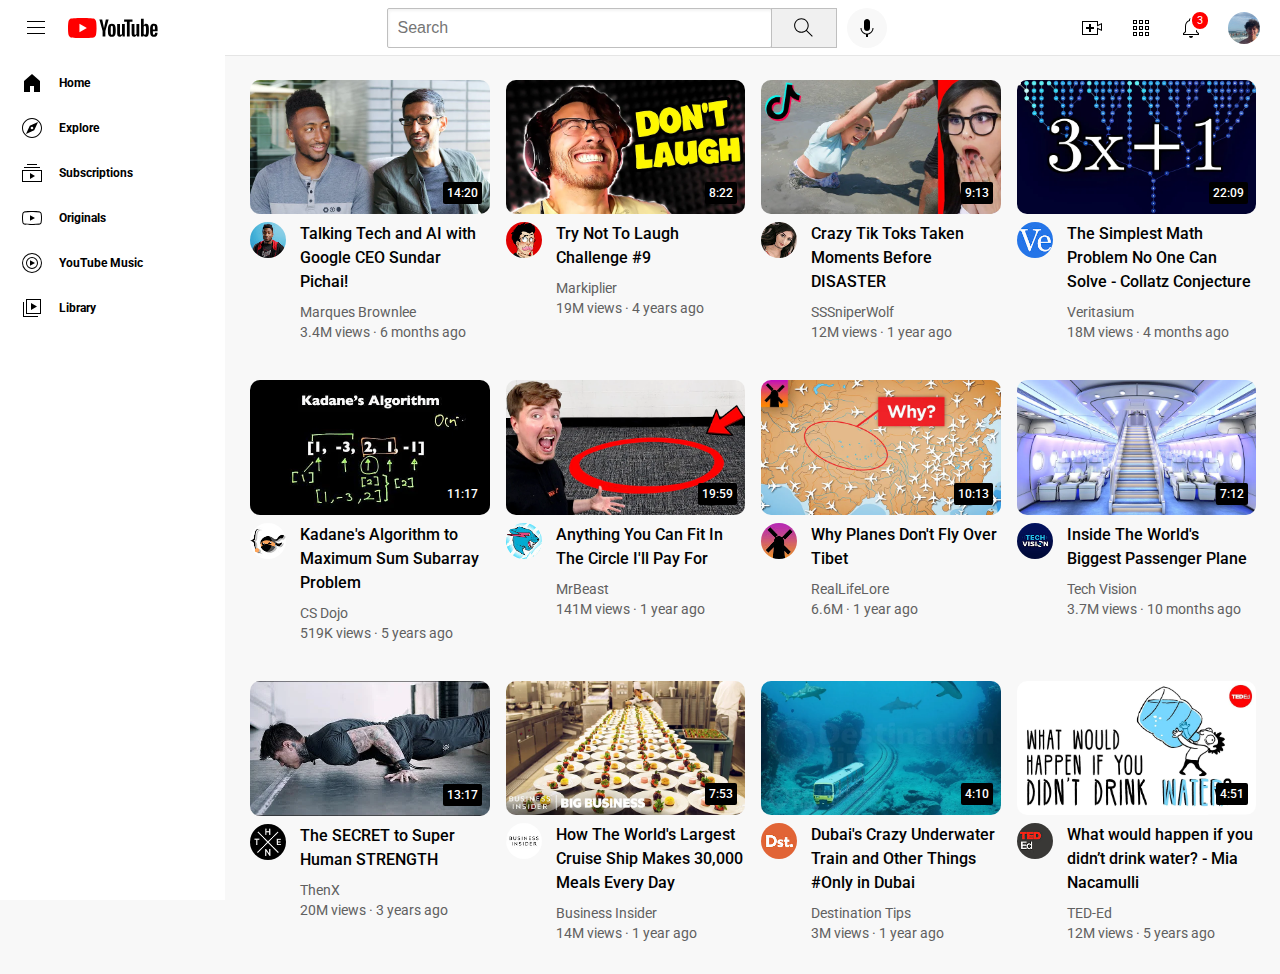
<file: index.html>
<!DOCTYPE html>

<html>

    <head>

        <title>YouTube Clone</title>

        <link rel="shortcut icon" href="icons/youtube-icon.ico" type="image/x-icon">

        <link rel="preconnect" href="https://fonts.googleapis.com">
        <link rel="preconnect" href="https://fonts.gstatic.com" crossorigin>
        <link href="https://fonts.googleapis.com/css2?family=Roboto:wght@400;500;700&display=swap" rel="stylesheet">
        <link rel="stylesheet" href="./styles/general.css">
        <link rel="stylesheet" href="./styles/header.css">
        <link rel="stylesheet" href="./styles/sidebar.css">
        <link rel="stylesheet" href="./styles/video.css">
        <link rel="stylesheet" href="./styles/responsive.css">

    </head>

    <body>
        <header class="header">
            <div class="left-section">
                <img class="hamburger-menu" src="./icons/hamburger-menu.svg" alt="">
                <img class="youtube-logo" src="./icons/youtube-logo.svg" alt="">
            </div>
            <div class="middle-section">
                <input class="search-bar" type="text" placeholder="Search">
                <button class="search-button">
                    <img class="search-icon" src="./icons/search.svg" alt="">
                    <div class="tooltip">Search</div>
                </button>
                <button class="voice-search-button">
                    <img class="voice-search-icon" src="./icons/voice-search-icon.svg" alt="">
                    <div class="tooltip">Search with your voice</div>
                </button>
            </div>
            <div class="right-section">
                <div class="upload-icon-container">
                    <img class="upload-icon" src="./icons/upload.svg" alt="">
                    <div class="tooltip">Create</div>
                </div>
                <div class="youtube-apps-icon-container">
                    <img class="youtube-apps-icon" src="./icons/youtube-apps.svg" alt="">
                    <div class="tooltip">YouTube apps</div>
                </div>
                <div class="notifications-icon-container">
                    <img class="notifications-icon" src="./icons/notifications.svg" alt="">
                    <div class="notifications-count">3</div>
                    <div class="tooltip">Notifications</div>
                </div>
                <img class="current-user-picture" src="./channel-pictures/my-channel.jpg" alt="">
            </div>
        </header>

        <nav class="sidebar">
            <div class="sidebar-link">
                <img src="./icons/home.svg" alt="">
                <div>Home</div>
            </div>
            <div class="sidebar-link">
                <img src="./icons/explore.svg" alt="">
                <div>Explore</div>
            </div>
            <div class="sidebar-link">
                <img src="./icons/subscriptions.svg" alt="">
                <div>Subscriptions</div>
            </div>
            <div class="sidebar-link">
                <img src="./icons/originals.svg" alt="">
                <div>Originals</div>
            </div>
            <div class="sidebar-link">
                <img src="./icons/youtube-music.svg" alt="">
                <div>YouTube Music</div>
            </div>
            <div class="sidebar-link">
                <img src="./icons/library.svg" alt="">
                <div>Library</div>
            </div>
        </nav>

        <main>

            <section class="video-grid">

        <div class="video-preview">
            <div class="thumbnail-row">
                <a href="https://www.youtube.com/watch?v=n2RNcPRtAiY">
                    <img class="thumbnail" src="./thumbnails/thumbnail-1.webp" alt="thumbnail">
                </a>
                <div class="video-time">14:20</div>
            </div>
            <div class="video-info-grid">
                <div class="channel-picture">
                    <a class="channel-link" href="https://www.youtube.com/c/mkbhd">
                        <div class="channel-preview-container"></class>
                            <img class="profile-picture" src="./channel-pictures/channel-1.jpeg" alt="channel-picture">
                            <div class="channel-preview">
                                <img class="channel-preview-picture" src="./channel-pictures/channel-1.jpeg" alt="">
                                <div class="channel-preview-info">
                                    <div class="channel-name-preview">Marques Brownlee</div>
                                    <div class="channel-subscribers">16M subscribers</div>
                                </div>
                            </div>
                        </div>
                    </a>
                </div>
                <div class="video-info">
                    <a href="https://www.youtube.com/watch?v=n2RNcPRtAiY" class="video-title">Talking Tech and AI with Google CEO Sundar Pichai!</a>
                    <a href="https://www.youtube.com/c/mkbhd" class="video-author">Marques Brownlee</a>
                    <p class="video-stats">3.4M views &#183; 6 months ago</p>
                </div>
            </div>
        </div>

        <div class="video-preview">
            <div class="thumbnail-row">
                <a href="https://www.youtube.com/watch?v=mP0RAo9SKZk">
                    <img class="thumbnail" src="./thumbnails/thumbnail-2.webp" alt="thumbnail">
                </a>
                <div class="video-time">8:22</div>
            </div>
            <div class="video-info-grid">
                <div class="channel-picture">
                    <a class="channel-link" href="https://www.youtube.com/c/markiplier">
                        <div class="channel-preview-container">
                            <img class="profile-picture" src="./channel-pictures/channel-2.jpeg" alt="channel-picture">
                            <div class="channel-preview">
                                <img class="channel-preview-picture" src="./channel-pictures/channel-2.jpeg" alt="">
                                <div class="channel-preview-info">
                                    <div class="channel-name-preview">Markiplier</div>
                                    <div class="channel-subscribers">34M subscribers</div>
                                </div>
                            </div>
                        </div>
                    </a>
                </div>
                <div class="video-info">
                    <a href="https://www.youtube.com/watch?v=mP0RAo9SKZk" class="video-title">Try Not To Laugh Challenge #9</a>
                    <a href="https://www.youtube.com/c/markiplier" class="video-author">Markiplier</a>
                    <p class="video-stats">19M views &#183; 4 years ago</p>
                </div>
            </div>
        </div>

        <div class="video-preview">
            <div class="thumbnail-row">
                <a href="https://www.youtube.com/watch?v=FgjPQQeTh1w">
                    <img class="thumbnail" src="./thumbnails/thumbnail-3.webp" alt="thumbnail">
                </a>
                <div class="video-time">9:13</div>
            </div>
            <div class="video-info-grid">
                <div class="channel-picture">
                    <a class="channel-link" href="https://www.youtube.com/user/SSSniperWolf">
                        <div class="channel-preview-container">
                            <img class="profile-picture" src="./channel-pictures/channel-3.jpeg" alt="channel-picture">
                            <div class="channel-preview">
                                <img class="channel-preview-picture" src="./channel-pictures/channel-3.jpeg" alt="">
                                <div class="channel-preview-info">
                                    <div class="channel-name-preview">SSSniperWolf</div>
                                    <div class="channel-subscribers">33M subscribers</div>
                                </div>
                            </div>
                        </div>
                    </a>
                </div>
                <div class="video-info">
                    <a href="https://www.youtube.com/watch?v=FgjPQQeTh1w" class="video-title">Crazy Tik Toks Taken Moments Before DISASTER</a>
                    <a href="https://www.youtube.com/user/SSSniperWolf" class="video-author">SSSniperWolf</a>
                    <p class="video-stats">12M views &#183; 1 year ago</p>
                </div>
            </div>
          
        </div>

        <div class="video-preview">
            <div class="thumbnail-row">
                <a href="https://www.youtube.com/watch?v=094y1Z2wpJg">
                    <img class="thumbnail" src="./thumbnails/thumbnail-4.webp" alt="thumbnail">
                </a>
                <div class="video-time">22:09</div>
            </div>
            <div class="video-info-grid">
                <div class="channel-picture">
                    <a class="channel-link" href="https://www.youtube.com/c/veritasium">
                        <div class="channel-preview-container">
                            <img class="profile-picture" src="./channel-pictures/channel-4.jpeg" alt="channel-picture">
                            <div class="channel-preview">
                                <img class="channel-preview-picture" src="./channel-pictures/channel-4.jpeg" alt="">
                                <div class="channel-preview-info">
                                    <div class="channel-name-preview">Veritasium</div>
                                    <div class="channel-subscribers">13M subscribers</div>
                                </div>
                            </div>
                        </div>
                    </a>
                </div>
                <div class="video-info">
                    <a href="https://www.youtube.com/watch?v=094y1Z2wpJg" class="video-title">The Simplest Math Problem No One Can Solve - Collatz Conjecture</a>
                    <a href="https://www.youtube.com/c/veritasium" class="video-author">Veritasium</a>
                    <p class="video-stats">18M views &#183; 4 months ago</p>
                </div>
            </div>
        </div>

        <div class="video-preview">
            <div class="thumbnail-row">
                <a href="https://www.youtube.com/watch?v=86CQq3pKSUw">
                    <img class="thumbnail" src="./thumbnails/thumbnail-5.webp" alt="thumbnail">
                </a>
                <div class="video-time">11:17</div>
            </div>
            <div class="video-info-grid">
                <div class="channel-picture">
                    <a class="channel-link" href="https://www.youtube.com/c/CSDojo">
                        <div class="channel-preview-container">
                            <img class="profile-picture" src="./channel-pictures/channel-5.jpeg" alt="channel-picture">
                            <div class="channel-preview">
                                <img class="channel-preview-picture" src="./channel-pictures/channel-5.jpeg" alt="">
                                <div class="channel-preview-info">
                                    <div class="channel-name-preview">CS Dojo</div>
                                    <div class="channel-subscribers">2M subscribers</div>
                                </div>
                            </div>
                        </div>
                    </a>
                </div>
                <div class="video-info">
                    <a href="https://www.youtube.com/watch?v=86CQq3pKSUw" class="video-title">Kadane's Algorithm to Maximum Sum Subarray Problem</a>
                    <a href="https://www.youtube.com/c/CSDojo" class="video-author">CS Dojo</a>
                    <p class="video-stats">519K views &#183; 5 years ago</p>
                </div>
            </div>
          
        </div>

        <div class="video-preview">
            <div class="thumbnail-row">
                <a href="https://www.youtube.com/watch?v=yXWw0_UfSFg">
                    <img class="thumbnail" src="./thumbnails/thumbnail-6.webp" alt="thumbnail">
                </a>
                <div class="video-time">19:59</div>
            </div>
            <div class="video-info-grid">
                <div class="channel-picture">
                    <a class="channel-link" href="https://www.youtube.com/channel/UCX6OQ3DkcsbYNE6H8uQQuVA">
                        <div class="channel-preview-container">
                            <img class="profile-picture" src="./channel-pictures/channel-6.jpeg" alt="channel-picture">
                            <div class="channel-preview">
                                <img class="channel-preview-picture" src="./channel-pictures/channel-6.jpeg" alt="">
                                <div class="channel-preview-info">
                                    <div class="channel-name-preview">MrBeast</div>
                                    <div class="channel-subscribers">139M subscribers</div>
                                </div>
                            </div>
                        </div>
                    </a>
                </div>
                <div class="video-info">
                    <a href="https://www.youtube.com/watch?v=yXWw0_UfSFg" class="video-title">Anything You Can Fit In The Circle I&#39;ll Pay For</a>
                    <a href="https://www.youtube.com/channel/UCX6OQ3DkcsbYNE6H8uQQuVA" class="video-author">MrBeast</a>
                    <p class="video-stats">141M views &#183; 1 year ago</p>
                </div>
            </div>
        </div>

        
        <div class="video-preview">
            <div class="thumbnail-row">
                <a href="https://www.youtube.com/watch?v=fNVa1qMbF9Y">
                    <img class="thumbnail" src="./thumbnails/thumbnail-7.webp" alt="thumbnail">
                </a>
                <div class="video-time">10:13</div>
            </div>
            <div class="video-info-grid">
                <div class="channel-picture">
                    <a class="channel-link" href="https://www.youtube.com/channel/UCP5tjEmvPItGyLhmjdwP7Ww">
                        <div class="channel-preview-container">
                            <img class="profile-picture" src="./channel-pictures/channel-7.jpeg" alt="channel-picture">
                            <div class="channel-preview">
                                <img class="channel-preview-picture" src="./channel-pictures/channel-7.jpeg" alt="">
                                <div class="channel-preview-info">
                                    <div class="channel-name-preview">RealLifeLore</div>
                                    <div class="channel-subscribers">6M subscribers</div>
                                </div>
                            </div>
                        </div>
                    </a>
                </div>
                <div class="video-info">
                    <a href="https://www.youtube.com/watch?v=fNVa1qMbF9Y" class="video-title">Why Planes Don&#39;t Fly Over Tibet</a>
                    <a href="https://www.youtube.com/channel/UCP5tjEmvPItGyLhmjdwP7Ww" class="video-author">RealLifeLore</a>
                    <p class="video-stats">6.6M &#183; 1 year ago</p>
                </div>
            </div>
        </div>
        
        <div class="video-preview">
            <div class="thumbnail-row">
                <a href="https://www.youtube.com/watch?v=lFm4EM1juls">
                    <img class="thumbnail" src="./thumbnails/thumbnail-8.webp" alt="thumbnail">
                </a>
                <div class="video-time">7:12</div>
            </div>
            <div class="video-info-grid">
                <div class="channel-picture">
                    <a class="channel-link" href="https://www.youtube.com/channel/UCHAK6CyegY22Zj2GWrcaIxg">
                        <div class="channel-preview-container">
                            <img class="profile-picture" src="./channel-pictures/channel-8.jpeg" alt="channel-picture">
                            <div class="channel-preview">
                                <img class="channel-preview-picture" src="./channel-pictures/channel-8.jpeg" alt="">
                                <div class="channel-preview-info">
                                    <div class="channel-name-preview">Tech Vision</div>
                                    <div class="channel-subscribers">810K subscribers</div>
                                </div>
                            </div>
                        </div>
                    </a>
                </div>
                <div class="video-info">
                    <a href="https://www.youtube.com/watch?v=lFm4EM1juls" class="video-title">Inside The World&#39;s Biggest Passenger Plane</a>
                    <a href="https://www.youtube.com/channel/UCHAK6CyegY22Zj2GWrcaIxg" class="video-author">Tech Vision</a>
                    <p class="video-stats">3.7M views &#183; 10 months ago</p>
                </div>
            </div>
        </div>
        
        <div class="video-preview">
            <div class="thumbnail-row">
                <a href="https://www.youtube.com/watch?v=ixmxOlcrlUc">
                    <img class="thumbnail" src="./thumbnails/thumbnail-9.webp" alt="thumbnail">
                </a>
                <div class="video-time">13:17</div>
            </div>
            <div class="video-info-grid">
                <div class="channel-picture">
                    <a class="channel-link" href="https://www.youtube.com/c/OFFICIALTHENXSTUDIOS">
                        <div class="channel-preview-container">
                            <img class="profile-picture" src="./channel-pictures/channel-9.jpeg" alt="channel-picture">
                            <div class="channel-preview">
                                <img class="channel-preview-picture" src="./channel-pictures/channel-9.jpeg" alt="">
                                <div class="channel-preview-info">
                                    <div class="channel-name-preview">ThenX</div>
                                    <div class="channel-subscribers">7M subscribers</div>
                                </div>
                            </div>
                        </div>
                    </a>
                </div>
                <div class="video-info">
                    <a href="https://www.youtube.com/watch?v=ixmxOlcrlUc" class="video-title">The SECRET to Super Human STRENGTH</a>
                    <a href="https://www.youtube.com/c/OFFICIALTHENXSTUDIOS" class="video-author">ThenX</a>
                    <p class="video-stats">20M views &#183; 3 years ago</p>
                </div>
            </div>
        </div>
        
        <div class="video-preview">
            <div class="thumbnail-row">
                <a href="https://www.youtube.com/watch?v=R2vXbFp5C9o">
                    <img class="thumbnail" src="./thumbnails/thumbnail-10.webp" alt="thumbnail">
                </a>
                <div class="video-time">7:53</div>
            </div>
            <div class="video-info-grid">
                <div class="channel-picture">
                    <a class="channel-link" href="https://www.youtube.com/user/businessinsider">
                        <div class="channel-preview-container">
                            <img class="profile-picture" src="./channel-pictures/channel-10.jpeg" alt="channel-picture">
                            <div class="channel-preview">
                                <img class="channel-preview-picture" src="./channel-pictures/channel-10.jpeg" alt="">
                                <div class="channel-preview-info">
                                    <div class="channel-name-preview">Business Insider</div>
                                    <div class="channel-subscribers">7M subscribers</div>
                                </div>
                            </div>
                        </div>
                    </a>
                </div>
                <div class="video-info">
                    <a href="https://www.youtube.com/watch?v=R2vXbFp5C9o" class="video-title">How The World&#39;s Largest Cruise Ship Makes 30,000 Meals Every Day</a>
                    <a href="https://www.youtube.com/user/businessinsider" class="video-author">Business Insider</a>
                    <p class="video-stats">14M views &#183; 1 year ago</p>
                </div>
            </div>
        </div>
        
        <div class="video-preview">
            <div class="thumbnail-row">
                <a href="https://www.youtube.com/watch?v=0nZuYyXET3s">
                    <img class="thumbnail" src="./thumbnails/thumbnail-11.webp" alt="thumbnail">
                </a>
                <div class="video-time">4:10</div>
            </div>
            <div class="video-info-grid">
                <div class="channel-picture">
                    <a class="channel-link" href="https://www.youtube.com/c/Destinationtips">
                        <div class="channel-preview-container">
                            <img class="profile-picture" src="./channel-pictures/channel-11.jpeg" alt="channel-picture">
                            <div class="channel-preview">
                                <img class="channel-preview-picture" src="./channel-pictures/channel-11.jpeg" alt="">
                                <div class="channel-preview-info">
                                    <div class="channel-name-preview">Destination Tips</div>
                                    <div class="channel-subscribers">280K subscribers</div>
                                </div>
                            </div>
                        </div>
                    </a>
                </div>
                <div class="video-info">
                    <a href="https://www.youtube.com/watch?v=0nZuYyXET3s" class="video-title">Dubai&#39;s Crazy Underwater Train and Other Things &#35;Only in Dubai</a>
                    <a href="https://www.youtube.com/c/Destinationtips" class="video-author">Destination Tips</a>
                    <p class="video-stats">3M views &#183; 1 year ago</p>
                </div>
            </div>
        </div>
        
        <div class="video-preview">
            <div class="thumbnail-row">
                <a href="https://www.youtube.com/watch?v=9iMGFqMmUFs">
                    <img class="thumbnail" src="./thumbnails/thumbnail-12.webp" alt="thumbnail">
                </a>
                <div class="video-time">4:51</div>
            </div>
            <div class="video-info-grid">
                <div class="channel-picture">
                    <a class="channel-link" href="https://www.youtube.com/teded">
                        <div class="channel-preview-container">
                            <img class="profile-picture" src="./channel-pictures/channel-12.jpeg" alt="channel-picture">
                            <div class="channel-preview">
                                <img class="channel-preview-picture" src="./channel-pictures/channel-12.jpeg" alt="">
                                <div class="channel-preview-info">
                                    <div class="channel-name-preview">TED-Ed</div>
                                    <div class="channel-subscribers">18M subscribers</div>
                                </div>
                            </div>
                        </div>
                    </a>
                </div>
                <div class="video-info">
                    <a href="https://www.youtube.com/watch?v=9iMGFqMmUFs" class="video-title">What would happen if you didn’t drink water? - Mia Nacamulli</a>
                    <a href="https://www.youtube.com/teded" class="video-author">TED-Ed</a>
                    <p class="video-stats">12M views &#183; 5 years ago</p>
                </div>
            </div>
        </div>

        </div>

        </main>

    </body>

</html>
</file>
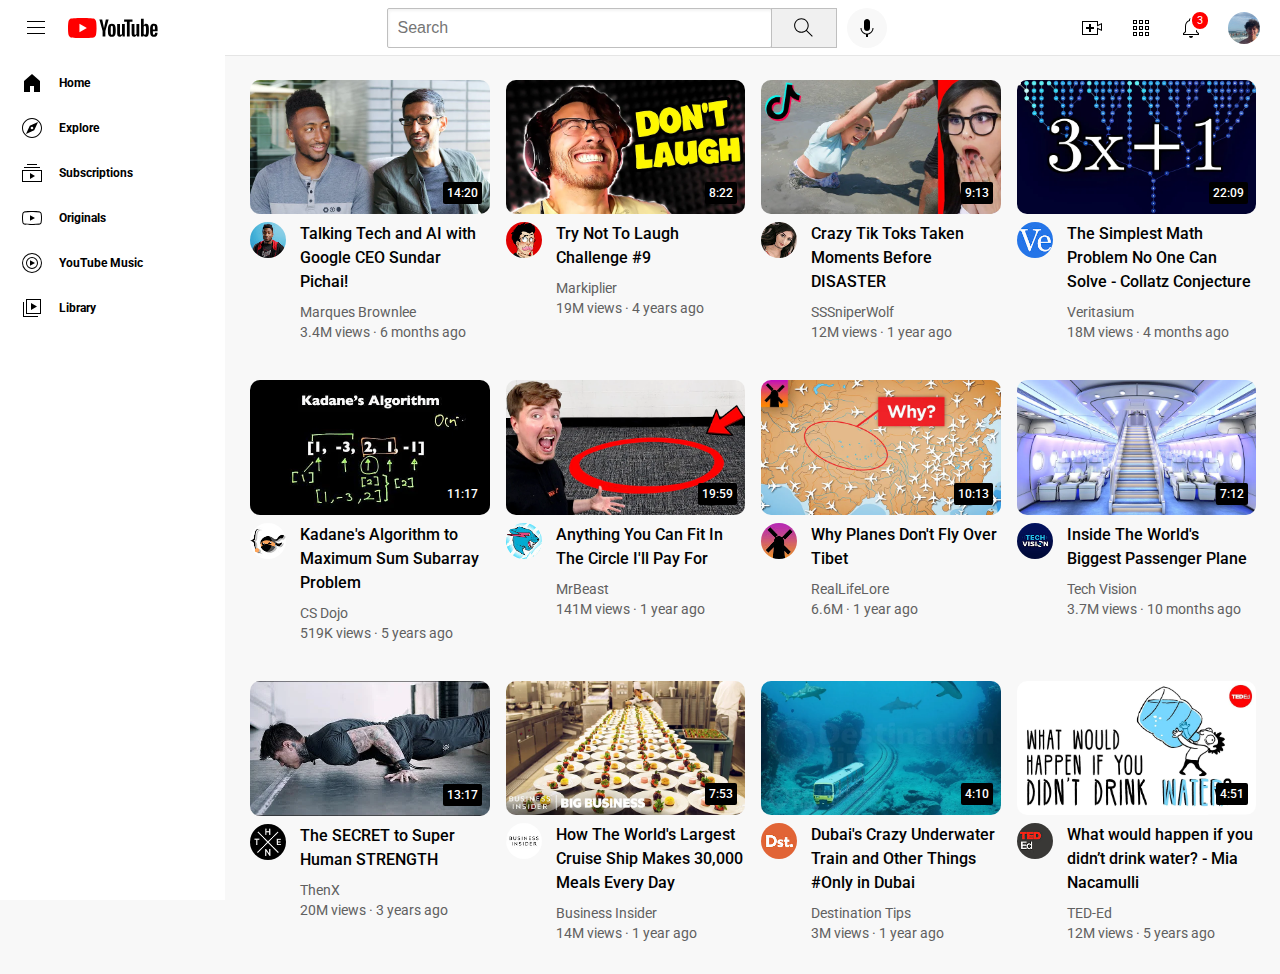
<file: youtube.html>
<!DOCTYPE html>

<html>

    <head>

        <title>YouTube.com clone</title>

        <link rel="preconnect" href="https://fonts.googleapis.com">
        <link rel="preconnect" href="https://fonts.gstatic.com" crossorigin>
        <link href="https://fonts.googleapis.com/css2?family=Roboto:wght@400;500;700&display=swap" rel="stylesheet">
        <link rel="stylesheet" href="./styles/general.css">
        <link rel="stylesheet" href="./styles/header.css">
        <link rel="stylesheet" href="./styles/sidebar.css">
        <link rel="stylesheet" href="./styles/video.css">
        <link rel="stylesheet" href="./styles/responsive.css">

    </head>

    <body>
        <header class="header">
            <div class="left-section">
                <img class="hamburger-menu" src="./icons/hamburger-menu.svg" alt="">
                <img class="youtube-logo" src="./icons/youtube-logo.svg" alt="">
            </div>
            <div class="middle-section">
                <input class="search-bar" type="text" placeholder="Search">
                <button class="search-button">
                    <img class="search-icon" src="./icons/search.svg" alt="">
                    <div class="tooltip">Search</div>
                </button>
                <button class="voice-search-button">
                    <img class="voice-search-icon" src="./icons/voice-search-icon.svg" alt="">
                    <div class="tooltip">Search with your voice</div>
                </button>
            </div>
            <div class="right-section">
                <div class="upload-icon-container">
                    <img class="upload-icon" src="./icons/upload.svg" alt="">
                    <div class="tooltip">Create</div>
                </div>
                <div class="youtube-apps-icon-container">
                    <img class="youtube-apps-icon" src="./icons/youtube-apps.svg" alt="">
                    <div class="tooltip">YouTube apps</div>
                </div>
                <div class="notifications-icon-container">
                    <img class="notifications-icon" src="./icons/notifications.svg" alt="">
                    <div class="notifications-count">3</div>
                    <div class="tooltip">Notifications</div>
                </div>
                <img class="current-user-picture" src="./channel-pictures/my-channel.jpg" alt="">
            </div>
        </header>

        <nav class="sidebar">
            <div class="sidebar-link">
                <img src="./icons/home.svg" alt="">
                <div>Home</div>
            </div>
            <div class="sidebar-link">
                <img src="./icons/explore.svg" alt="">
                <div>Explore</div>
            </div>
            <div class="sidebar-link">
                <img src="./icons/subscriptions.svg" alt="">
                <div>Subscriptions</div>
            </div>
            <div class="sidebar-link">
                <img src="./icons/originals.svg" alt="">
                <div>Originals</div>
            </div>
            <div class="sidebar-link">
                <img src="./icons/youtube-music.svg" alt="">
                <div>YouTube Music</div>
            </div>
            <div class="sidebar-link">
                <img src="./icons/library.svg" alt="">
                <div>Library</div>
            </div>
        </nav>

        <main>

            <section class="video-grid">

        <div class="video-preview">
            <div class="thumbnail-row">
                <a href="https://www.youtube.com/watch?v=n2RNcPRtAiY">
                    <img class="thumbnail" src="./thumbnails/thumbnail-1.webp" alt="thumbnail">
                </a>
                <div class="video-time">14:20</div>
            </div>
            <div class="video-info-grid">
                <div class="channel-picture">
                    <a class="channel-link" href="https://www.youtube.com/c/mkbhd">
                        <div class="channel-preview-container"></class>
                            <img class="profile-picture" src="./channel-pictures/channel-1.jpeg" alt="channel-picture">
                            <div class="channel-preview">
                                <img class="channel-preview-picture" src="./channel-pictures/channel-1.jpeg" alt="">
                                <div class="channel-preview-info">
                                    <div class="channel-name-preview">Marques Brownlee</div>
                                    <div class="channel-subscribers">16M subscribers</div>
                                </div>
                            </div>
                        </div>
                    </a>
                </div>
                <div class="video-info">
                    <a href="https://www.youtube.com/watch?v=n2RNcPRtAiY" class="video-title">Talking Tech and AI with Google CEO Sundar Pichai!</a>
                    <a href="https://www.youtube.com/c/mkbhd" class="video-author">Marques Brownlee</a>
                    <p class="video-stats">3.4M views &#183; 6 months ago</p>
                </div>
            </div>
        </div>

        <div class="video-preview">
            <div class="thumbnail-row">
                <a href="https://www.youtube.com/watch?v=mP0RAo9SKZk">
                    <img class="thumbnail" src="./thumbnails/thumbnail-2.webp" alt="thumbnail">
                </a>
                <div class="video-time">8:22</div>
            </div>
            <div class="video-info-grid">
                <div class="channel-picture">
                    <a class="channel-link" href="https://www.youtube.com/c/markiplier">
                        <div class="channel-preview-container">
                            <img class="profile-picture" src="./channel-pictures/channel-2.jpeg" alt="channel-picture">
                            <div class="channel-preview">
                                <img class="channel-preview-picture" src="./channel-pictures/channel-2.jpeg" alt="">
                                <div class="channel-preview-info">
                                    <div class="channel-name-preview">Markiplier</div>
                                    <div class="channel-subscribers">34M subscribers</div>
                                </div>
                            </div>
                        </div>
                    </a>
                </div>
                <div class="video-info">
                    <a href="https://www.youtube.com/watch?v=mP0RAo9SKZk" class="video-title">Try Not To Laugh Challenge #9</a>
                    <a href="https://www.youtube.com/c/markiplier" class="video-author">Markiplier</a>
                    <p class="video-stats">19M views &#183; 4 years ago</p>
                </div>
            </div>
        </div>

        <div class="video-preview">
            <div class="thumbnail-row">
                <a href="https://www.youtube.com/watch?v=FgjPQQeTh1w">
                    <img class="thumbnail" src="./thumbnails/thumbnail-3.webp" alt="thumbnail">
                </a>
                <div class="video-time">9:13</div>
            </div>
            <div class="video-info-grid">
                <div class="channel-picture">
                    <a class="channel-link" href="https://www.youtube.com/user/SSSniperWolf">
                        <div class="channel-preview-container">
                            <img class="profile-picture" src="./channel-pictures/channel-3.jpeg" alt="channel-picture">
                            <div class="channel-preview">
                                <img class="channel-preview-picture" src="./channel-pictures/channel-3.jpeg" alt="">
                                <div class="channel-preview-info">
                                    <div class="channel-name-preview">SSSniperWolf</div>
                                    <div class="channel-subscribers">33M subscribers</div>
                                </div>
                            </div>
                        </div>
                    </a>
                </div>
                <div class="video-info">
                    <a href="https://www.youtube.com/watch?v=FgjPQQeTh1w" class="video-title">Crazy Tik Toks Taken Moments Before DISASTER</a>
                    <a href="https://www.youtube.com/user/SSSniperWolf" class="video-author">SSSniperWolf</a>
                    <p class="video-stats">12M views &#183; 1 year ago</p>
                </div>
            </div>
          
        </div>

        <div class="video-preview">
            <div class="thumbnail-row">
                <a href="https://www.youtube.com/watch?v=094y1Z2wpJg">
                    <img class="thumbnail" src="./thumbnails/thumbnail-4.webp" alt="thumbnail">
                </a>
                <div class="video-time">22:09</div>
            </div>
            <div class="video-info-grid">
                <div class="channel-picture">
                    <a class="channel-link" href="https://www.youtube.com/c/veritasium">
                        <div class="channel-preview-container">
                            <img class="profile-picture" src="./channel-pictures/channel-4.jpeg" alt="channel-picture">
                            <div class="channel-preview">
                                <img class="channel-preview-picture" src="./channel-pictures/channel-4.jpeg" alt="">
                                <div class="channel-preview-info">
                                    <div class="channel-name-preview">Veritasium</div>
                                    <div class="channel-subscribers">13M subscribers</div>
                                </div>
                            </div>
                        </div>
                    </a>
                </div>
                <div class="video-info">
                    <a href="https://www.youtube.com/watch?v=094y1Z2wpJg" class="video-title">The Simplest Math Problem No One Can Solve - Collatz Conjecture</a>
                    <a href="https://www.youtube.com/c/veritasium" class="video-author">Veritasium</a>
                    <p class="video-stats">18M views &#183; 4 months ago</p>
                </div>
            </div>
        </div>

        <div class="video-preview">
            <div class="thumbnail-row">
                <a href="https://www.youtube.com/watch?v=86CQq3pKSUw">
                    <img class="thumbnail" src="./thumbnails/thumbnail-5.webp" alt="thumbnail">
                </a>
                <div class="video-time">11:17</div>
            </div>
            <div class="video-info-grid">
                <div class="channel-picture">
                    <a class="channel-link" href="https://www.youtube.com/c/CSDojo">
                        <div class="channel-preview-container">
                            <img class="profile-picture" src="./channel-pictures/channel-5.jpeg" alt="channel-picture">
                            <div class="channel-preview">
                                <img class="channel-preview-picture" src="./channel-pictures/channel-5.jpeg" alt="">
                                <div class="channel-preview-info">
                                    <div class="channel-name-preview">CS Dojo</div>
                                    <div class="channel-subscribers">2M subscribers</div>
                                </div>
                            </div>
                        </div>
                    </a>
                </div>
                <div class="video-info">
                    <a href="https://www.youtube.com/watch?v=86CQq3pKSUw" class="video-title">Kadane's Algorithm to Maximum Sum Subarray Problem</a>
                    <a href="https://www.youtube.com/c/CSDojo" class="video-author">CS Dojo</a>
                    <p class="video-stats">519K views &#183; 5 years ago</p>
                </div>
            </div>
          
        </div>

        <div class="video-preview">
            <div class="thumbnail-row">
                <a href="https://www.youtube.com/watch?v=yXWw0_UfSFg">
                    <img class="thumbnail" src="./thumbnails/thumbnail-6.webp" alt="thumbnail">
                </a>
                <div class="video-time">19:59</div>
            </div>
            <div class="video-info-grid">
                <div class="channel-picture">
                    <a class="channel-link" href="https://www.youtube.com/channel/UCX6OQ3DkcsbYNE6H8uQQuVA">
                        <div class="channel-preview-container">
                            <img class="profile-picture" src="./channel-pictures/channel-6.jpeg" alt="channel-picture">
                            <div class="channel-preview">
                                <img class="channel-preview-picture" src="./channel-pictures/channel-6.jpeg" alt="">
                                <div class="channel-preview-info">
                                    <div class="channel-name-preview">MrBeast</div>
                                    <div class="channel-subscribers">139M subscribers</div>
                                </div>
                            </div>
                        </div>
                    </a>
                </div>
                <div class="video-info">
                    <a href="https://www.youtube.com/watch?v=yXWw0_UfSFg" class="video-title">Anything You Can Fit In The Circle I&#39;ll Pay For</a>
                    <a href="https://www.youtube.com/channel/UCX6OQ3DkcsbYNE6H8uQQuVA" class="video-author">MrBeast</a>
                    <p class="video-stats">141M views &#183; 1 year ago</p>
                </div>
            </div>
        </div>

        
        <div class="video-preview">
            <div class="thumbnail-row">
                <a href="https://www.youtube.com/watch?v=fNVa1qMbF9Y">
                    <img class="thumbnail" src="./thumbnails/thumbnail-7.webp" alt="thumbnail">
                </a>
                <div class="video-time">10:13</div>
            </div>
            <div class="video-info-grid">
                <div class="channel-picture">
                    <a class="channel-link" href="https://www.youtube.com/channel/UCP5tjEmvPItGyLhmjdwP7Ww">
                        <div class="channel-preview-container">
                            <img class="profile-picture" src="./channel-pictures/channel-7.jpeg" alt="channel-picture">
                            <div class="channel-preview">
                                <img class="channel-preview-picture" src="./channel-pictures/channel-7.jpeg" alt="">
                                <div class="channel-preview-info">
                                    <div class="channel-name-preview">RealLifeLore</div>
                                    <div class="channel-subscribers">6M subscribers</div>
                                </div>
                            </div>
                        </div>
                    </a>
                </div>
                <div class="video-info">
                    <a href="https://www.youtube.com/watch?v=fNVa1qMbF9Y" class="video-title">Why Planes Don&#39;t Fly Over Tibet</a>
                    <a href="https://www.youtube.com/channel/UCP5tjEmvPItGyLhmjdwP7Ww" class="video-author">RealLifeLore</a>
                    <p class="video-stats">6.6M &#183; 1 year ago</p>
                </div>
            </div>
        </div>
        
        <div class="video-preview">
            <div class="thumbnail-row">
                <a href="https://www.youtube.com/watch?v=lFm4EM1juls">
                    <img class="thumbnail" src="./thumbnails/thumbnail-8.webp" alt="thumbnail">
                </a>
                <div class="video-time">7:12</div>
            </div>
            <div class="video-info-grid">
                <div class="channel-picture">
                    <a class="channel-link" href="https://www.youtube.com/channel/UCHAK6CyegY22Zj2GWrcaIxg">
                        <div class="channel-preview-container">
                            <img class="profile-picture" src="./channel-pictures/channel-8.jpeg" alt="channel-picture">
                            <div class="channel-preview">
                                <img class="channel-preview-picture" src="./channel-pictures/channel-8.jpeg" alt="">
                                <div class="channel-preview-info">
                                    <div class="channel-name-preview">Tech Vision</div>
                                    <div class="channel-subscribers">810K subscribers</div>
                                </div>
                            </div>
                        </div>
                    </a>
                </div>
                <div class="video-info">
                    <a href="https://www.youtube.com/watch?v=lFm4EM1juls" class="video-title">Inside The World&#39;s Biggest Passenger Plane</a>
                    <a href="https://www.youtube.com/channel/UCHAK6CyegY22Zj2GWrcaIxg" class="video-author">Tech Vision</a>
                    <p class="video-stats">3.7M views &#183; 10 months ago</p>
                </div>
            </div>
        </div>
        
        <div class="video-preview">
            <div class="thumbnail-row">
                <a href="https://www.youtube.com/watch?v=ixmxOlcrlUc">
                    <img class="thumbnail" src="./thumbnails/thumbnail-9.webp" alt="thumbnail">
                </a>
                <div class="video-time">13:17</div>
            </div>
            <div class="video-info-grid">
                <div class="channel-picture">
                    <a class="channel-link" href="https://www.youtube.com/c/OFFICIALTHENXSTUDIOS">
                        <div class="channel-preview-container">
                            <img class="profile-picture" src="./channel-pictures/channel-9.jpeg" alt="channel-picture">
                            <div class="channel-preview">
                                <img class="channel-preview-picture" src="./channel-pictures/channel-9.jpeg" alt="">
                                <div class="channel-preview-info">
                                    <div class="channel-name-preview">ThenX</div>
                                    <div class="channel-subscribers">7M subscribers</div>
                                </div>
                            </div>
                        </div>
                    </a>
                </div>
                <div class="video-info">
                    <a href="https://www.youtube.com/watch?v=ixmxOlcrlUc" class="video-title">The SECRET to Super Human STRENGTH</a>
                    <a href="https://www.youtube.com/c/OFFICIALTHENXSTUDIOS" class="video-author">ThenX</a>
                    <p class="video-stats">20M views &#183; 3 years ago</p>
                </div>
            </div>
        </div>
        
        <div class="video-preview">
            <div class="thumbnail-row">
                <a href="https://www.youtube.com/watch?v=R2vXbFp5C9o">
                    <img class="thumbnail" src="./thumbnails/thumbnail-10.webp" alt="thumbnail">
                </a>
                <div class="video-time">7:53</div>
            </div>
            <div class="video-info-grid">
                <div class="channel-picture">
                    <a class="channel-link" href="https://www.youtube.com/user/businessinsider">
                        <div class="channel-preview-container">
                            <img class="profile-picture" src="./channel-pictures/channel-10.jpeg" alt="channel-picture">
                            <div class="channel-preview">
                                <img class="channel-preview-picture" src="./channel-pictures/channel-10.jpeg" alt="">
                                <div class="channel-preview-info">
                                    <div class="channel-name-preview">Business Insider</div>
                                    <div class="channel-subscribers">7M subscribers</div>
                                </div>
                            </div>
                        </div>
                    </a>
                </div>
                <div class="video-info">
                    <a href="https://www.youtube.com/watch?v=R2vXbFp5C9o" class="video-title">How The World&#39;s Largest Cruise Ship Makes 30,000 Meals Every Day</a>
                    <a href="https://www.youtube.com/user/businessinsider" class="video-author">Business Insider</a>
                    <p class="video-stats">14M views &#183; 1 year ago</p>
                </div>
            </div>
        </div>
        
        <div class="video-preview">
            <div class="thumbnail-row">
                <a href="https://www.youtube.com/watch?v=0nZuYyXET3s">
                    <img class="thumbnail" src="./thumbnails/thumbnail-11.webp" alt="thumbnail">
                </a>
                <div class="video-time">4:10</div>
            </div>
            <div class="video-info-grid">
                <div class="channel-picture">
                    <a class="channel-link" href="https://www.youtube.com/c/Destinationtips">
                        <div class="channel-preview-container">
                            <img class="profile-picture" src="./channel-pictures/channel-11.jpeg" alt="channel-picture">
                            <div class="channel-preview">
                                <img class="channel-preview-picture" src="./channel-pictures/channel-11.jpeg" alt="">
                                <div class="channel-preview-info">
                                    <div class="channel-name-preview">Destination Tips</div>
                                    <div class="channel-subscribers">280K subscribers</div>
                                </div>
                            </div>
                        </div>
                    </a>
                </div>
                <div class="video-info">
                    <a href="https://www.youtube.com/watch?v=0nZuYyXET3s" class="video-title">Dubai&#39;s Crazy Underwater Train and Other Things &#35;Only in Dubai</a>
                    <a href="https://www.youtube.com/c/Destinationtips" class="video-author">Destination Tips</a>
                    <p class="video-stats">3M views &#183; 1 year ago</p>
                </div>
            </div>
        </div>
        
        <div class="video-preview">
            <div class="thumbnail-row">
                <a href="https://www.youtube.com/watch?v=9iMGFqMmUFs">
                    <img class="thumbnail" src="./thumbnails/thumbnail-12.webp" alt="thumbnail">
                </a>
                <div class="video-time">4:51</div>
            </div>
            <div class="video-info-grid">
                <div class="channel-picture">
                    <a class="channel-link" href="https://www.youtube.com/teded">
                        <div class="channel-preview-container">
                            <img class="profile-picture" src="./channel-pictures/channel-12.jpeg" alt="channel-picture">
                            <div class="channel-preview">
                                <img class="channel-preview-picture" src="./channel-pictures/channel-12.jpeg" alt="">
                                <div class="channel-preview-info">
                                    <div class="channel-name-preview">TED-Ed</div>
                                    <div class="channel-subscribers">18M subscribers</div>
                                </div>
                            </div>
                        </div>
                    </a>
                </div>
                <div class="video-info">
                    <a href="https://www.youtube.com/watch?v=9iMGFqMmUFs" class="video-title">What would happen if you didn’t drink water? - Mia Nacamulli</a>
                    <a href="https://www.youtube.com/teded" class="video-author">TED-Ed</a>
                    <p class="video-stats">12M views &#183; 5 years ago</p>
                </div>
            </div>
        </div>

        </div>

        </main>

    </body>

</html>
</file>
<file: styles/general.css>
body {
    font-family: Roboto, Arial;
    margin: 0;
    padding-top: 80px;
    padding-left: 96px;
    padding-right: 24px;
    background-color: rgb(248, 248, 248);
}

p {
    margin: 0;
}

a {
    text-decoration: none;
}
</file>
<file: styles/header.css>
.header {
    z-index: 100;
    height: 55px;
    display: flex;
    flex-direction: row;
    justify-content: space-between;
    position: fixed;
    top: 0;
    left: 0;
    right: 0;
    background-color: white;
    border-bottom-width: 1px;
    border-bottom-style: solid;
    border-bottom-color: rgb(229, 229, 229); 
}

.left-section {
    display: flex;
    align-items: center;
}

.hamburger-menu {
    height: 24px;
    margin-left: 24px;
    margin-right: 20px;
    cursor: pointer;
}

.youtube-logo {
    height: 20px;
    cursor: pointer;
}

.middle-section {
    display: flex;
    flex-direction: row;
    flex: 1;
    margin-left: 70px;
    margin-right: 35px;
    max-width: 500px;
    align-items: center;
}

.search-bar {
    flex: 1;
    height: 36px;
    padding-left: 10px;
    font-size: 16px;
    border: 1px solid rgb(191, 191, 191);
    border-radius: 2px;
    box-shadow: inset 1px 2px 3px rgba(0, 0, 0, 0.05);
    width: 0;
}

.search-bar::placeholder {
    font-size: 16px;
}

.search-button {
    height: 40px;
    width: 66px;
    background-color: rgb(240, 240, 240);
    border-width: 1px;
    border-style: solid;
    border-color:rgb(191, 191, 191);
    margin-left: -1px;
    margin-right: 10px;
    cursor: pointer;
}

.search-button,
.voice-search-button,
.upload-icon-container,
.notifications-icon-container,
.youtube-apps-icon-container {
    display: flex;
    justify-content: center;
    align-items: center;
    position: relative;
}

.search-button .tooltip,
.voice-search-button .tooltip,
.upload-icon-container .tooltip,
.notifications-icon-container .tooltip,
.youtube-apps-icon-container .tooltip {
    position: absolute;
    bottom: -50px;
    background-color: rgba(77, 77, 77, 0.8);
    color: white;
    padding: 10px 8px;
    border-radius: 2px;
    font-size: 12px;
    opacity: 0;
    transition: opacity 0.15s;
    pointer-events: none;
    white-space: nowrap;
}

.search-button:hover .tooltip,
.voice-search-button:hover .tooltip,
.upload-icon-container:hover .tooltip,
.notifications-icon-container:hover .tooltip,
.youtube-apps-icon-container:hover .tooltip {
    opacity: 1;
}

.search-icon {
    height: 25px;
}

.voice-search-button {
    height: 40px;
    width: 40px;
    border-radius: 20px;
    border: none;
    background-color:rgb(248, 248, 248);
    cursor: pointer;
}

.voice-search-icon {
    height: 24px;
}

.right-section {
    width: 180px;
    display: flex;
    align-items: center;
    justify-content: space-between;
    flex-shrink: 0;
    margin-right: 20px;
}

.upload-icon {
    height: 24px;
    cursor: pointer;
}

.youtube-apps-icon {
    height: 24px;
    cursor: pointer;
}

.notifications-icon-container {
    position: relative;
    cursor: pointer;
}

.notifications-count {
    position: absolute;
    top: -6px;
    right: -7px;
    background-color: red;
    color: white;
    font-size: 11px;
    padding: 2px 5px;
    border: 2px solid white;
    border-radius: 10px;
}

.notifications-icon {
    height: 24px;
}

.current-user-picture {
    height: 32px;
    width: 32px;
    object-fit: cover;
    object-position: center right;
    border-radius: 16px;
    cursor: pointer;
}
</file>
<file: styles/sidebar.css>
.sidebar {
    position: fixed;
    left: 0;
    bottom: 0;
    top: 55px;
    padding-top: 5px;
    background-color: white;
    width: 72px;
    z-index: 101;
}
.sidebar-link {
    display: flex;
    flex-direction: column;
    row-gap: 4px;
    height: 74px;
    align-items: center;
    justify-content: center;
    cursor: pointer;
}
.sidebar-link:hover {
    background-color: rgb(235, 235, 235);
}
.sidebar-link img {
    height: 24px;
    width: 24px;

}
.sidebar-link div {
    font-size: 10px;
}
</file>
<file: styles/video.css>
.thumbnail {
    width: 300px;
    border-radius: 10px;
    display: block;
}

.video-info {
    display: flex;
    flex-direction: column;
}

.video-title {
    color: black;
    font-size: 14px;
    font-weight: 500;
    line-height: 20px;
    margin-bottom: 10px;
}

.video-author {
    margin-bottom: 4px;
}

.video-info-grid {
    display: grid;
    grid-template-columns: 50px 1fr;
}

.channel-picture {
    vertical-align: top;
}

.profile-picture {
    width: 36px;
    border-radius: 50px;
}

.thumbnail-row {
    margin-bottom: 8px;
    position: relative;
}

.thumbnail {
    width: 100%;
}

.video-author,
.video-stats {
    font-size: 12px;
    color:rgb(96, 96, 96);
}

.video-grid {
    display: grid;
    grid-template-columns: 1fr 1fr 1fr;
    column-gap: 16px;
    row-gap: 40px;
}

.video-time {
    font-size: 12px;
    font-weight: 500;
    padding: 4px;
    border-radius: 2px;
    background-color: black;
    color: white;
    position: absolute;
    right: 8px;
    bottom: 10px;
}

.channel-preview-container {
    position: relative;
    display: inline-block;
    z-index: 1;
}

.channel-link:hover .channel-preview {
    opacity: 1;
}

.channel-preview {
    position: absolute;
    bottom: -110px;
    display: flex;
    column-gap: 10px;
    background-color: white;
    border-radius: 10px;
    padding: 20px 20px;
    box-shadow: 0 0 20px rgba(0, 0, 0, 0.2);
    opacity: 0;
    transition: opacity 0.35s;
    pointer-events: none;
}

.channel-preview-picture {
    width: 60px;
    border-radius: 30px;
}

.channel-preview-info {
    display: flex;
    flex-direction: column;
    row-gap: 5px;
    justify-content: center;
}

.channel-name-preview {
    font-size: 18px;
    font-weight: 700;
    color: black;
    white-space: nowrap;
}

.channel-subscribers {
    color: gray;
    white-space: nowrap;
}
</file>
<file: styles/responsive.css>
@media (max-width: 750px) {
    .video-grid {
        grid-template-columns: 1fr 1fr;
    }
}

@media (min-width: 751px) and (max-width: 999px) {
    .video-grid {
        grid-template-columns: 1fr 1fr 1fr;
    }
}

@media (min-width: 1000px) {
    .search-button .tooltip,
    .voice-search-button .tooltip,
    .upload-icon-container .tooltip,
    .notifications-icon-container .tooltip,
    .youtube-apps-icon-container .tooltip {
        font-size: 14px;
    }

    .video-grid {
        grid-template-columns: 1fr 1fr 1fr 1fr;
    }

    .video-title {
        font-size: 16px;
        line-height: 24px;
    }

    .video-author,
    .video-stats {
        font-size: 14px;
    }
}

@media (min-width: 1200.1px) {
    body {
        padding-left: 250px;
    }

    .sidebar {
        position: fixed;
        left: 0;
        bottom: 0;
        top: 55px;
        padding-top: 5px;
        background-color: white;
        width: 225px;
        z-index: 101;
    }
    .sidebar-link {
        display: flex;
        flex-direction: row;
        column-gap: 15px;
        padding-left: 20px;
        height: 45px;
        justify-content: start;
        cursor: pointer;
    }
    .sidebar-link:hover {
        background-color: rgb(235, 235, 235);
    }
    .sidebar-link img {
        height: 24px;
        width: 24px;
    
    }
    .sidebar-link div {
        font-size: 12px;
        font-weight: 700;
}
</file>
